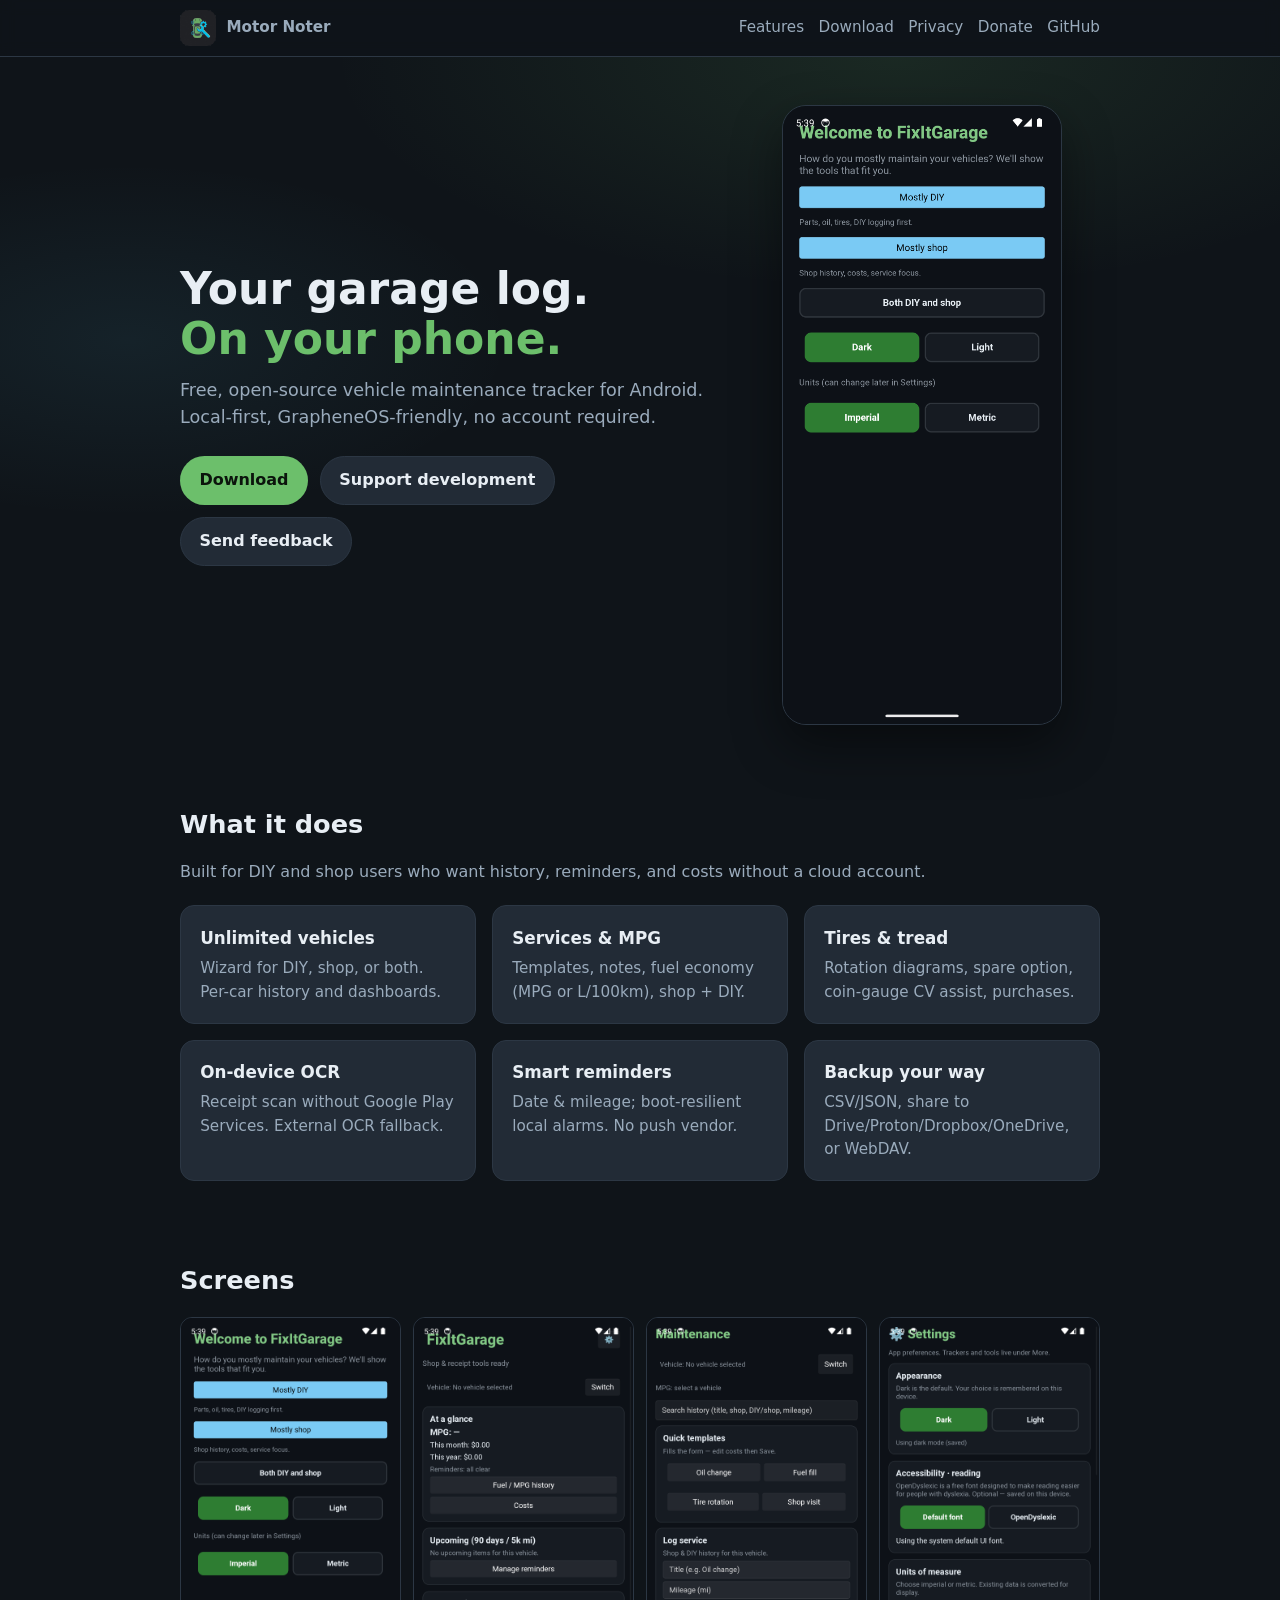
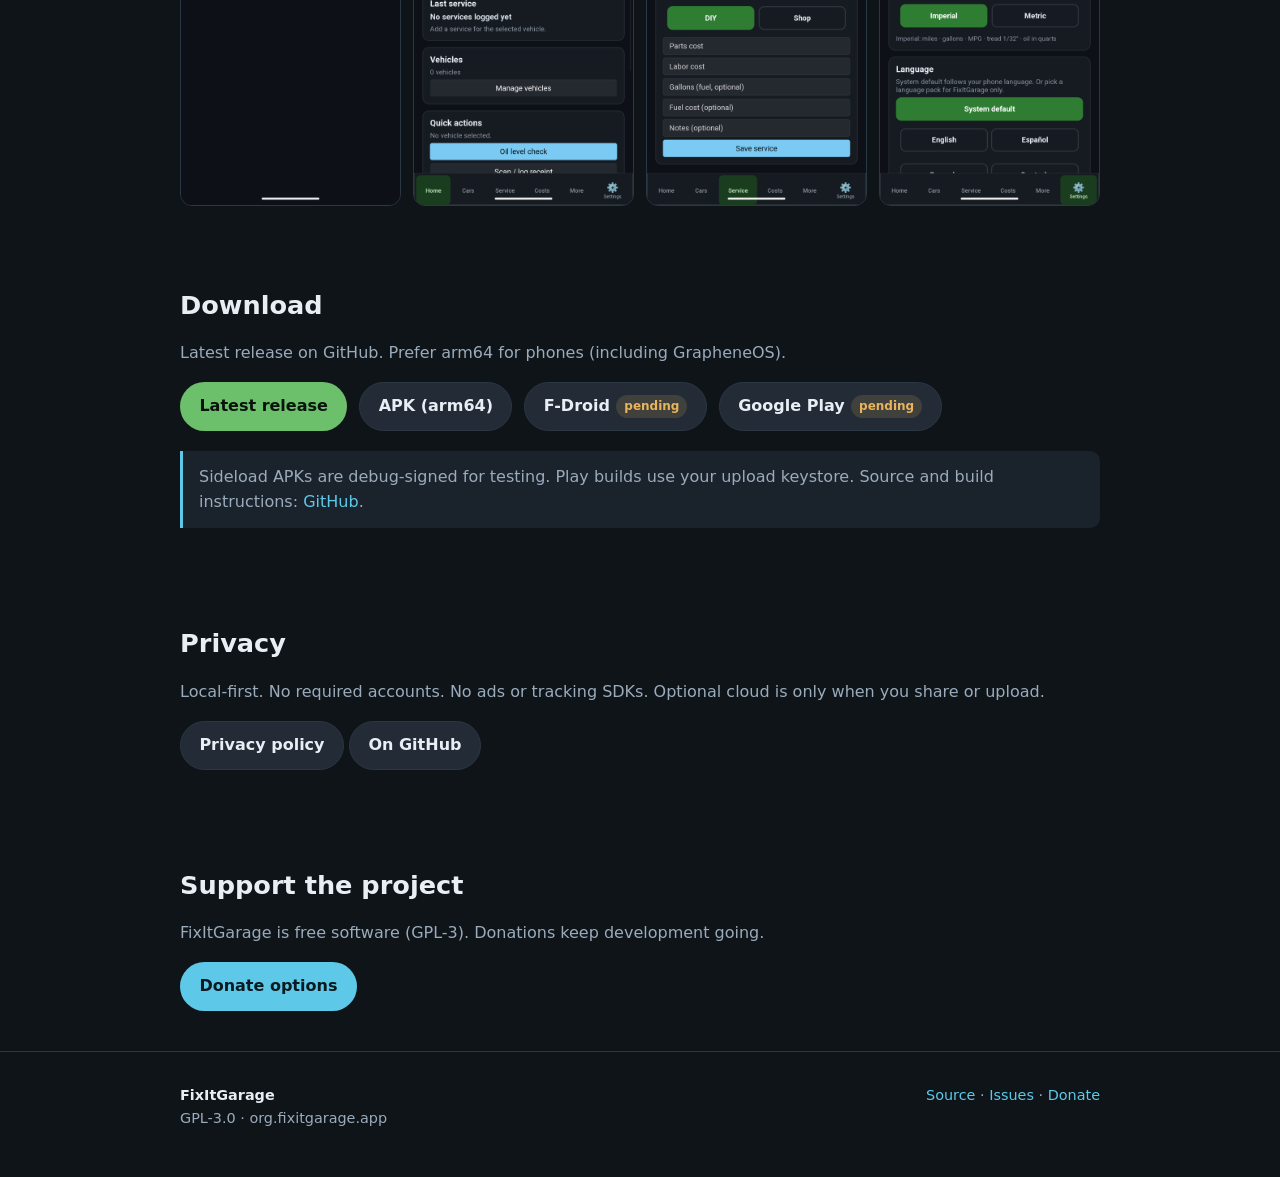
<file: docs/index.html>
<!DOCTYPE html>
<html lang="en">
<head>
  <meta charset="utf-8" />
  <meta name="viewport" content="width=device-width, initial-scale=1" />
  <title>Motor Noter — notes for vehicles you own</title>
  <meta name="description" content="Motor Noter is a free, open-source, local-first Android app for vehicle notes. Track services, MPG, tires, reminders, OCR receipts. GrapheneOS-friendly. GPL-3." />
  <meta property="og:title" content="Motor Noter" />
  <meta property="og:description" content="Local-first vehicle maintenance tracker for Android. No account required." />
  <meta property="og:image" content="assets/feature.png" />
  <link rel="icon" href="assets/favicon.ico" sizes="any" />
  <link rel="icon" type="image/png" href="assets/icon.png" sizes="512x512" />
  <link rel="apple-touch-icon" href="assets/avatar.png" />
  <link rel="stylesheet" href="css/site.css" />
</head>
<body>
  <header>
    <div class="wrap nav">
      <a class="brand" href="./">
        <img src="assets/icon.png" alt="" width="36" height="36" />
        Motor Noter
      </a>
      <nav class="nav-links" aria-label="Primary">
        <a href="#features">Features</a>
        <a href="#download">Download</a>
        <a href="#privacy">Privacy</a>
        <a href="donate.html">Donate</a>
        <a href="https://github.com/linuxbased79/FixItGarage">GitHub</a>
      </nav>
    </div>
  </header>

  <main>
    <section class="hero">
      <div class="wrap hero-grid">
        <div>
          <h1>Your garage log.<br /><span>On your phone.</span></h1>
          <p class="lead">
            Free, open-source vehicle maintenance tracker for Android.
            Local-first, GrapheneOS-friendly, no account required.
          </p>
          <div class="actions">
            <a class="btn btn-primary" href="#download">Download</a>
            <a class="btn btn-secondary" href="donate.html">Support development</a>
            <a class="btn btn-secondary" href="https://github.com/linuxbased79/FixItGarage/issues">Send feedback</a>
          </div>
        </div>
        <div>
          <img class="phone" src="assets/1-wizard.png" alt="FixItGarage setup wizard screenshot" />
        </div>
      </div>
    </section>

    <section id="features">
      <div class="wrap">
        <h2>What it does</h2>
        <p class="muted">Built for DIY and shop users who want history, reminders, and costs without a cloud account.</p>
        <div class="grid" style="margin-top:1.25rem">
          <div class="card"><h3>Unlimited vehicles</h3><p>Wizard for DIY, shop, or both. Per-car history and dashboards.</p></div>
          <div class="card"><h3>Services &amp; MPG</h3><p>Templates, notes, fuel economy (MPG or L/100km), shop + DIY.</p></div>
          <div class="card"><h3>Tires &amp; tread</h3><p>Rotation diagrams, spare option, coin-gauge CV assist, purchases.</p></div>
          <div class="card"><h3>On-device OCR</h3><p>Receipt scan without Google Play Services. External OCR fallback.</p></div>
          <div class="card"><h3>Smart reminders</h3><p>Date &amp; mileage; boot-resilient local alarms. No push vendor.</p></div>
          <div class="card"><h3>Backup your way</h3><p>CSV/JSON, share to Drive/Proton/Dropbox/OneDrive, or WebDAV.</p></div>
        </div>
      </div>
    </section>

    <section id="screens">
      <div class="wrap">
        <h2>Screens</h2>
        <div class="shots" style="margin-top:1rem">
          <img src="assets/1-wizard.png" alt="Setup wizard" />
          <img src="assets/3-service.png" alt="Service log" />
          <img src="assets/4-maintenance.png" alt="Maintenance" />
          <img src="assets/6-settings.png" alt="Settings" />
        </div>
      </div>
    </section>

    <section id="download">
      <div class="wrap">
        <h2>Download</h2>
        <p class="muted">Latest release on GitHub. Prefer arm64 for phones (including GrapheneOS).</p>
        <div class="actions" style="margin:1rem 0 1.25rem">
          <a class="btn btn-primary" href="https://github.com/linuxbased79/FixItGarage/releases/latest">Latest release</a>
          <a class="btn btn-secondary" href="https://github.com/linuxbased79/FixItGarage/releases/latest/download/FixItGarage-0.2.20-arm64.apk">APK (arm64)</a>
          <a class="btn btn-secondary" href="https://f-droid.org/">F-Droid <span class="tag warn">pending</span></a>
          <a class="btn btn-secondary" href="https://play.google.com/store">Google Play <span class="tag warn">pending</span></a>
        </div>
        <p class="note">
          Sideload APKs are debug-signed for testing. Play builds use your upload keystore.
          Source and build instructions: <a href="https://github.com/linuxbased79/FixItGarage">GitHub</a>.
        </p>
      </div>
    </section>

    <section id="privacy">
      <div class="wrap">
        <h2>Privacy</h2>
        <p class="muted">
          Local-first. No required accounts. No ads or tracking SDKs.
          Optional cloud is only when you share or upload.
        </p>
        <p style="margin-top:0.75rem">
          <a class="btn btn-secondary" href="https://raw.githubusercontent.com/linuxbased79/FixItGarage/main/PRIVACY.md">Privacy policy</a>
          <a class="btn btn-secondary" href="https://github.com/linuxbased79/FixItGarage/blob/main/PRIVACY.md">On GitHub</a>
        </p>
      </div>
    </section>

    <section id="support">
      <div class="wrap">
        <h2>Support the project</h2>
        <p class="muted">FixItGarage is free software (GPL-3). Donations keep development going.</p>
        <div class="actions" style="margin-top:1rem">
          <a class="btn btn-cyan" href="donate.html">Donate options</a>
        </div>
      </div>
    </section>
  </main>

  <footer>
    <div class="wrap row">
      <div>
        <strong style="color:var(--text)">FixItGarage</strong><br />
        GPL-3.0 · org.fixitgarage.app
      </div>
      <div>
        <a href="https://github.com/linuxbased79/FixItGarage">Source</a> ·
        <a href="https://github.com/linuxbased79/FixItGarage/issues">Issues</a> ·
        <a href="donate.html">Donate</a>
      </div>
    </div>
  </footer>
</body>
</html>
</file>
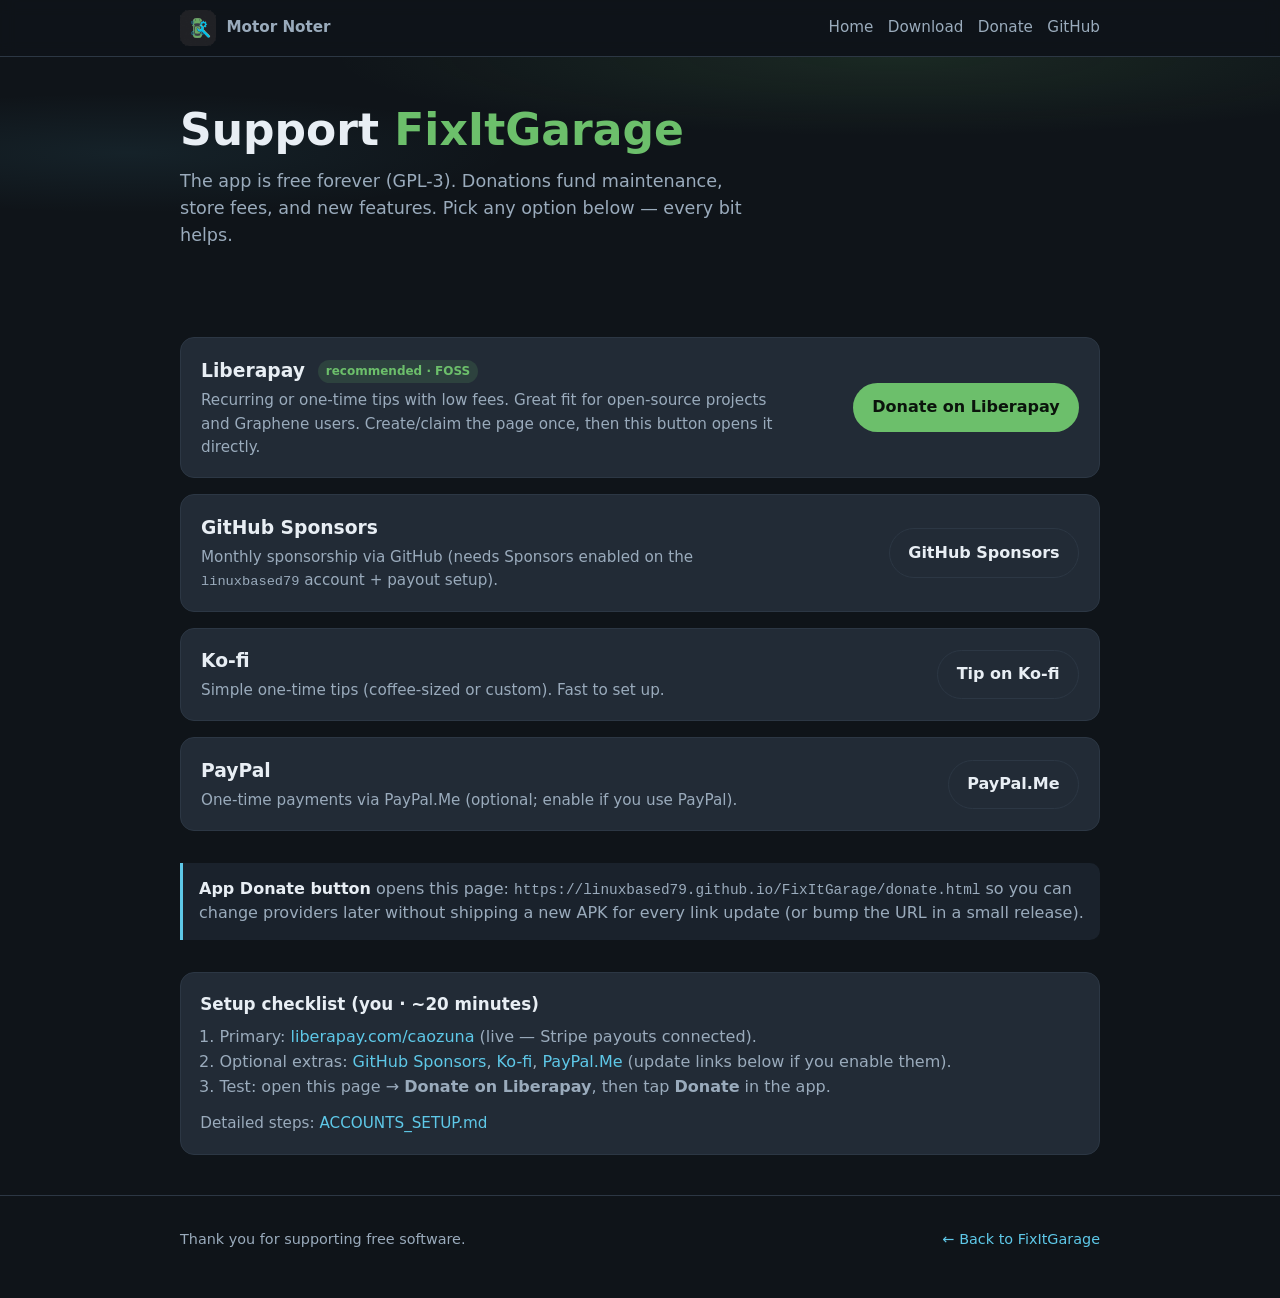
<file: docs/donate.html>
<!DOCTYPE html>
<html lang="en">
<head>
  <meta charset="utf-8" />
  <meta name="viewport" content="width=device-width, initial-scale=1" />
  <title>Donate — Motor Noter</title>
  <meta name="description" content="Support Motor Noter development. Free and open source vehicle notes for Android." />
  <link rel="icon" href="assets/favicon.ico" sizes="any" />
  <link rel="icon" type="image/png" href="assets/icon.png" sizes="512x512" />
  <link rel="apple-touch-icon" href="assets/avatar.png" />
  <link rel="stylesheet" href="css/site.css" />
</head>
<body>
  <header>
    <div class="wrap nav">
      <a class="brand" href="./">
        <img src="assets/icon.png" alt="" width="36" height="36" />
        Motor Noter
      </a>
      <nav class="nav-links">
        <a href="./">Home</a>
        <a href="./#download">Download</a>
        <a href="donate.html">Donate</a>
        <a href="https://github.com/linuxbased79/FixItGarage">GitHub</a>
      </nav>
    </div>
  </header>

  <main>
    <section class="hero" style="padding-bottom:1.5rem">
      <div class="wrap">
        <h1>Support <span style="color:var(--green)">FixItGarage</span></h1>
        <p class="lead">
          The app is free forever (GPL-3). Donations fund maintenance, store fees, and new features.
          Pick any option below — every bit helps.
        </p>
      </div>
    </section>

    <section>
      <div class="wrap donate-options">

        <!-- Primary: Liberapay (FOSS-friendly, recurring OK) -->
        <div class="donate-option" id="liberapay">
          <div>
            <h3>Liberapay <span class="tag">recommended · FOSS</span></h3>
            <p>
              Recurring or one-time tips with low fees. Great fit for open-source projects and Graphene users.
              Create/claim the page once, then this button opens it directly.
            </p>
          </div>
          <a class="btn btn-primary" id="btn-liberapay"
             href="https://liberapay.com/caozuna"
             rel="noopener">Donate on Liberapay</a>
        </div>

        <!-- GitHub Sponsors -->
        <div class="donate-option" id="sponsors">
          <div>
            <h3>GitHub Sponsors</h3>
            <p>
              Monthly sponsorship via GitHub (needs Sponsors enabled on the
              <span class="mono">linuxbased79</span> account + payout setup).
            </p>
          </div>
          <a class="btn btn-secondary" id="btn-sponsors"
             href="https://github.com/sponsors/linuxbased79"
             rel="noopener">GitHub Sponsors</a>
        </div>

        <!-- Ko-fi: easy one-time -->
        <div class="donate-option" id="kofi">
          <div>
            <h3>Ko-fi</h3>
            <p>Simple one-time tips (coffee-sized or custom). Fast to set up.</p>
          </div>
          <a class="btn btn-secondary" id="btn-kofi"
             href="https://ko-fi.com/linuxbased79"
             rel="noopener">Tip on Ko-fi</a>
        </div>

        <!-- PayPal.me optional -->
        <div class="donate-option" id="paypal">
          <div>
            <h3>PayPal</h3>
            <p>One-time payments via PayPal.Me (optional; enable if you use PayPal).</p>
          </div>
          <a class="btn btn-secondary" id="btn-paypal"
             href="https://paypal.me/linuxbased79"
             rel="noopener">PayPal.Me</a>
        </div>

        <div class="note">
          <strong style="color:var(--text)">App Donate button</strong> opens this page:
          <span class="mono">https://linuxbased79.github.io/FixItGarage/donate.html</span>
          so you can change providers later without shipping a new APK for every link update
          (or bump the URL in a small release).
        </div>

        <div class="card">
          <h3>Setup checklist (you · ~20 minutes)</h3>
          <ol class="muted" style="margin:0.5rem 0 0; padding-left:1.2rem">
            <li>Primary: <a href="https://liberapay.com/caozuna">liberapay.com/caozuna</a> (live — Stripe payouts connected).</li>
            <li>Optional extras: <a href="https://github.com/sponsors">GitHub Sponsors</a>, <a href="https://ko-fi.com/">Ko-fi</a>, <a href="https://www.paypal.com/paypalme/">PayPal.Me</a> (update links below if you enable them).</li>
            <li>Test: open this page → <strong>Donate on Liberapay</strong>, then tap <strong>Donate</strong> in the app.</li>
          </ol>
          <p class="muted" style="margin-top:0.75rem">
            Detailed steps: <a href="https://github.com/linuxbased79/FixItGarage/blob/main/ACCOUNTS_SETUP.md">ACCOUNTS_SETUP.md</a>
          </p>
        </div>
      </div>
    </section>
  </main>

  <footer>
    <div class="wrap row">
      <div>Thank you for supporting free software.</div>
      <div><a href="./">← Back to FixItGarage</a></div>
    </div>
  </footer>
</body>
</html>
</file>
<file: docs/css/site.css>
:root {
  --bg: #0f1419;
  --bg2: #1a222c;
  --card: #222b36;
  --text: #e8eef4;
  --muted: #9aabbc;
  --green: #6cbf6b;
  --cyan: #5ec8e8;
  --line: #2c3744;
  --radius: 14px;
  --max: 960px;
  font-family: "Segoe UI", system-ui, -apple-system, sans-serif;
}

* { box-sizing: border-box; }
html { scroll-behavior: smooth; }
body {
  margin: 0;
  background: var(--bg);
  color: var(--text);
  line-height: 1.55;
}

a { color: var(--cyan); text-decoration: none; }
a:hover { text-decoration: underline; }

.wrap { max-width: var(--max); margin: 0 auto; padding: 0 1.25rem; }

header {
  border-bottom: 1px solid var(--line);
  background: rgba(15, 20, 25, 0.92);
  position: sticky;
  top: 0;
  z-index: 10;
  backdrop-filter: blur(8px);
}
.nav {
  display: flex;
  align-items: center;
  gap: 1rem;
  min-height: 3.5rem;
  flex-wrap: wrap;
}
.brand {
  display: flex;
  align-items: center;
  gap: 0.65rem;
  color: var(--text);
  font-weight: 700;
  text-decoration: none;
}
.brand img {
  width: 36px;
  height: 36px;
  border-radius: 9px;
}
.nav links, .nav-links {
  display: flex;
  gap: 0.9rem;
  flex-wrap: wrap;
  margin-left: auto;
}
.nav a { color: var(--muted); font-size: 0.95rem; }
.nav a:hover { color: var(--text); }

.hero {
  padding: 3rem 0 2.5rem;
  background:
    radial-gradient(ellipse 80% 60% at 70% 0%, rgba(108, 191, 107, 0.12), transparent 55%),
    radial-gradient(ellipse 60% 50% at 10% 40%, rgba(94, 200, 232, 0.08), transparent 50%);
}
.hero-grid {
  display: grid;
  grid-template-columns: 1.2fr 0.8fr;
  gap: 2rem;
  align-items: center;
}
@media (max-width: 800px) {
  .hero-grid { grid-template-columns: 1fr; }
}
.hero h1 {
  font-size: clamp(2rem, 5vw, 2.75rem);
  line-height: 1.15;
  margin: 0 0 0.75rem;
}
.hero h1 span { color: var(--green); }
.lead { color: var(--muted); font-size: 1.1rem; margin: 0 0 1.5rem; max-width: 36rem; }
.actions { display: flex; flex-wrap: wrap; gap: 0.75rem; }
.btn {
  display: inline-flex;
  align-items: center;
  justify-content: center;
  padding: 0.7rem 1.15rem;
  border-radius: 999px;
  font-weight: 600;
  border: 1px solid transparent;
  text-decoration: none !important;
}
.btn-primary { background: var(--green); color: #0b140c; }
.btn-primary:hover { filter: brightness(1.05); }
.btn-secondary { background: var(--card); color: var(--text); border-color: var(--line); }
.btn-secondary:hover { border-color: var(--cyan); }
.btn-cyan { background: var(--cyan); color: #0a1a20; }

.phone {
  width: min(280px, 100%);
  border-radius: 24px;
  border: 1px solid var(--line);
  box-shadow: 0 20px 50px rgba(0,0,0,0.45);
  display: block;
  margin: 0 auto;
}

section { padding: 2.5rem 0; }
section h2 {
  margin: 0 0 1rem;
  font-size: 1.6rem;
}
.muted { color: var(--muted); }

.grid {
  display: grid;
  grid-template-columns: repeat(auto-fit, minmax(220px, 1fr));
  gap: 1rem;
}
.card {
  background: var(--card);
  border: 1px solid var(--line);
  border-radius: var(--radius);
  padding: 1.15rem 1.2rem;
}
.card h3 { margin: 0 0 0.4rem; font-size: 1.05rem; }
.card p { margin: 0; color: var(--muted); font-size: 0.95rem; }

.shots {
  display: grid;
  grid-template-columns: repeat(auto-fit, minmax(160px, 1fr));
  gap: 0.75rem;
}
.shots img {
  width: 100%;
  border-radius: 12px;
  border: 1px solid var(--line);
  background: var(--bg2);
}

.donate-options {
  display: grid;
  gap: 1rem;
}
.donate-option {
  display: flex;
  flex-wrap: wrap;
  gap: 1rem;
  align-items: center;
  justify-content: space-between;
  background: var(--card);
  border: 1px solid var(--line);
  border-radius: var(--radius);
  padding: 1.1rem 1.25rem;
}
.donate-option h3 { margin: 0 0 0.25rem; }
.donate-option p { margin: 0; color: var(--muted); font-size: 0.95rem; max-width: 36rem; }
.tag {
  display: inline-block;
  font-size: 0.75rem;
  padding: 0.15rem 0.5rem;
  border-radius: 999px;
  background: rgba(108, 191, 107, 0.15);
  color: var(--green);
  margin-left: 0.4rem;
  vertical-align: middle;
}
.tag.warn {
  background: rgba(232, 180, 94, 0.15);
  color: #e8b45e;
}

footer {
  border-top: 1px solid var(--line);
  padding: 2rem 0 3rem;
  color: var(--muted);
  font-size: 0.9rem;
}
footer .row {
  display: flex;
  flex-wrap: wrap;
  gap: 1rem;
  justify-content: space-between;
}

code, .mono {
  font-family: ui-monospace, SFMono-Regular, Menlo, Consolas, monospace;
  font-size: 0.9em;
}
.note {
  background: var(--bg2);
  border-left: 3px solid var(--cyan);
  padding: 0.85rem 1rem;
  border-radius: 0 10px 10px 0;
  color: var(--muted);
  margin: 1rem 0;
}
</file>
